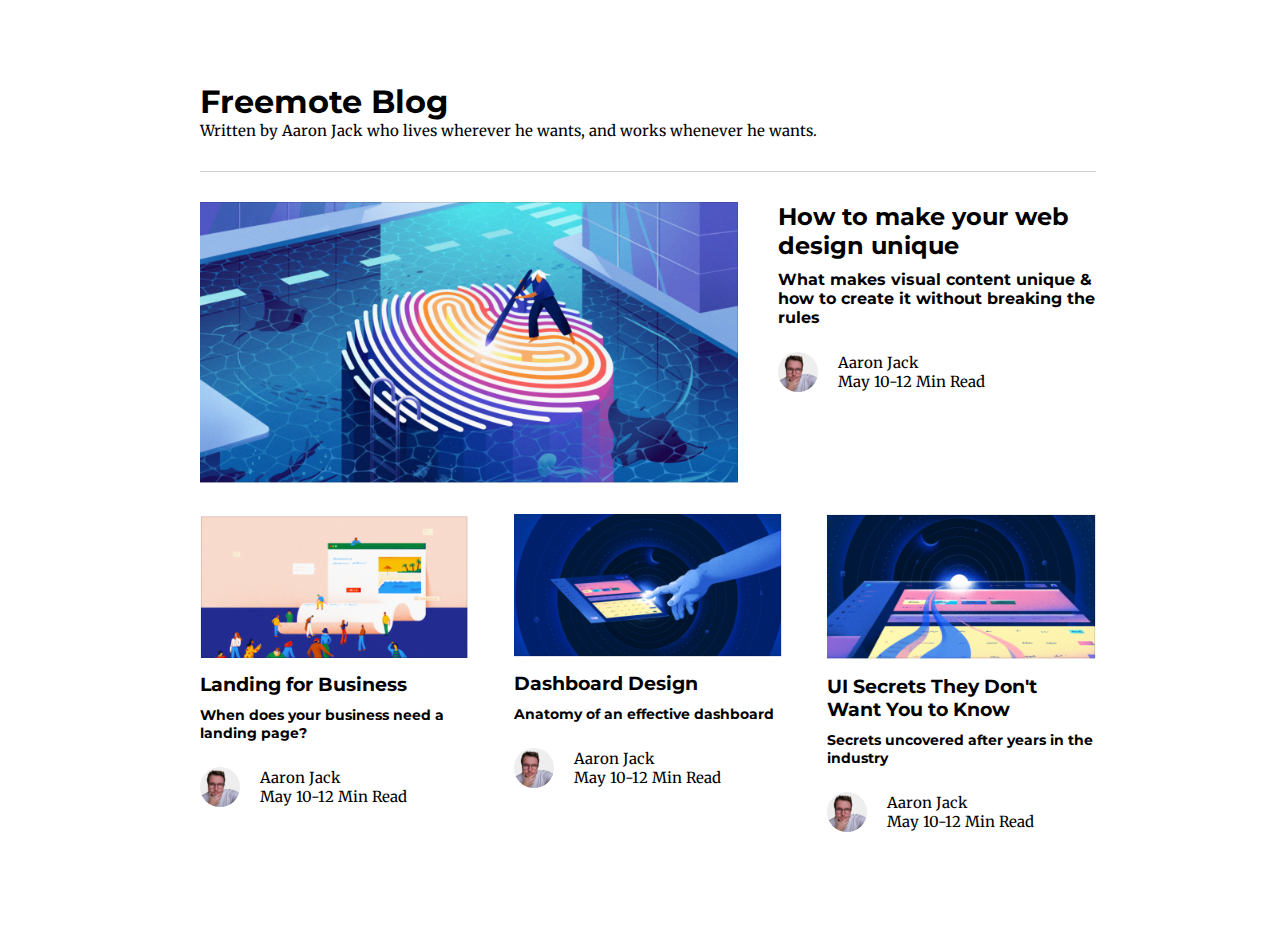
<file: html_css/blog_layout/index.html>
<!DOCTYPE html>
<html lang="en">
<head>
    <meta charset="UTF-8">
    <meta http-equiv="X-UA-Compatible" content="IE=edge">
    <meta name="viewport" content="width=device-width, initial-scale=1.0">
    <title>Freemote Blog</title>
    <link rel="stylesheet" href="https://fonts.googleapis.com/css?family=Montserrat"/>
    <link rel="stylesheet" href="https://fonts.googleapis.com/css?family=Merriweather"/>
    <link rel="stylesheet" href="css/styles.css"/>
</head>
<body>
    <div id="page-container">
        <h1>Freemote Blog</h1>
        <p>Written by Aaron Jack who lives wherever he wants, and works whenever he wants.</p>
        <div id="content-separator"></div>

        <div id="articles">
            <div id="primary-container">
                <img src="img/big-post.png" id="big-post-img"/>
                <div>
                    <h2>How to make your web design unique</h2>
                    <h4>What makes visual content unique & how to create it without breaking the rules</h4>

                    <div class="footer">
                        <img src="img/aj.png" class="avatar" >
                        <div>
                            <p>Aaron Jack</p>
                            <p>May 10-12 Min Read</p>
                        </div>
                    </div>
                </div>    
            </div>
            <div id="secondary-container">
                <div class="secondary-content">
                    <img src="img/post-2.png"/>
                    <h3>Landing for Business</h3>
                    <h4 class="secondary-desc">When does your business need a landing page?</h4>
                    <div class="footer">
                        <img src="img/aj.png" class="avatar" >
                        <div>
                            <p>Aaron Jack</p>
                            <p>May 10-12 Min Read</p>
                        </div>
                    </div>
                </div>
                <div class="secondary-content">
                    <img src="img/post-3.png"/>
                    <h3>Dashboard Design</h3>
                    <h4 class="secondary-desc">Anatomy of an effective dashboard</h4>
                    <div class="footer">
                        <img src="img/aj.png" class="avatar" >
                        <div>
                            <p>Aaron Jack</p>
                            <p>May 10-12 Min Read</p>
                        </div>
                    </div>
                </div>
                <div class="secondary-content">
                    <img src="img/post-4.png"/>
                    <h3>UI Secrets They Don't Want You to Know</h3>
                    <h4 class="secondary-desc">Secrets uncovered after years in the industry</h4>
                    <div class="footer">
                        <img src="img/aj.png" class="avatar" >
                        <div>
                            <p>Aaron Jack</p>
                            <p>May 10-12 Min Read</p>
                        </div>
                    </div>
                </div>
            </div>
        </div>
    </div>
</body>
</html>
</file>
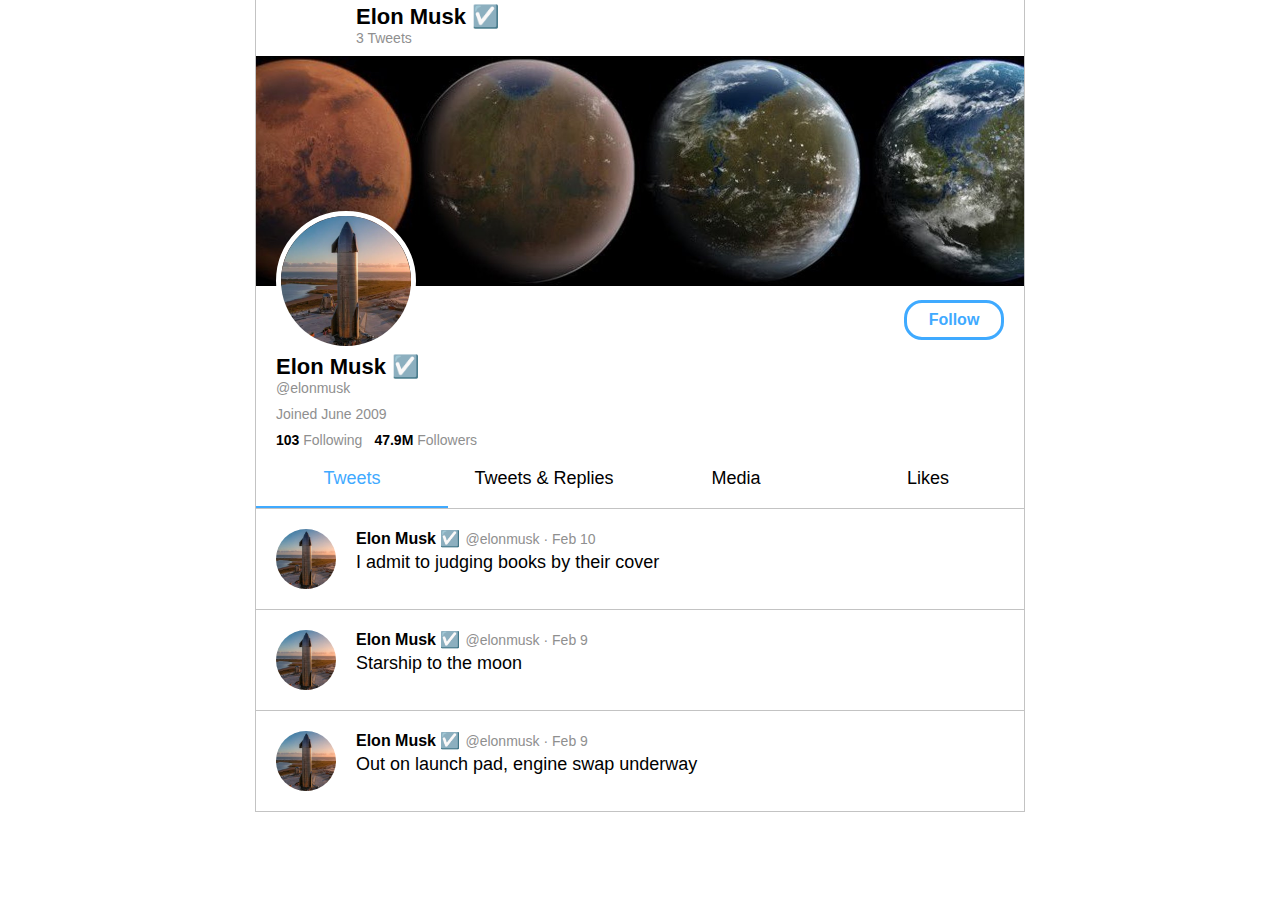
<file: javascript/dynamic_twitter/index.html>
<!DOCTYPE html>
<html lang="en">
<head>
    <meta charset="UTF-8">
    <meta http-equiv="X-UA-Compatible" content="IE=edge">
    <meta name="viewport" content="width=device-width, initial-scale=1.0">
    <title>Dynamic Twitter Project</title>
    <link rel="stylesheet" href="css/styles.css">
</head>
<body>
    <div class="profile-container">
        <div class="header-container">
            <div class="back-button"></div>
        </div>
        <div class="cover-container"></div>
        <div class="details-container">
            <button class="follow-button">Follow</button>
        </div>
        <div class="tweet-display-container">
            <div class="tab-container">
                <div class="tweet-tab tweet-tab-selected" id="tweets">Tweets</div>
                <div class="tweet-tab" id="replies">Tweets & Replies</div>
                <div class="tweet-tab" id="media">Media</div>
                <div class="tweet-tab" id="likes">Likes</div>
            </div>
        </div>
    </div>
    <script src="js/index.js"></script>
</body>
</html>
</file>
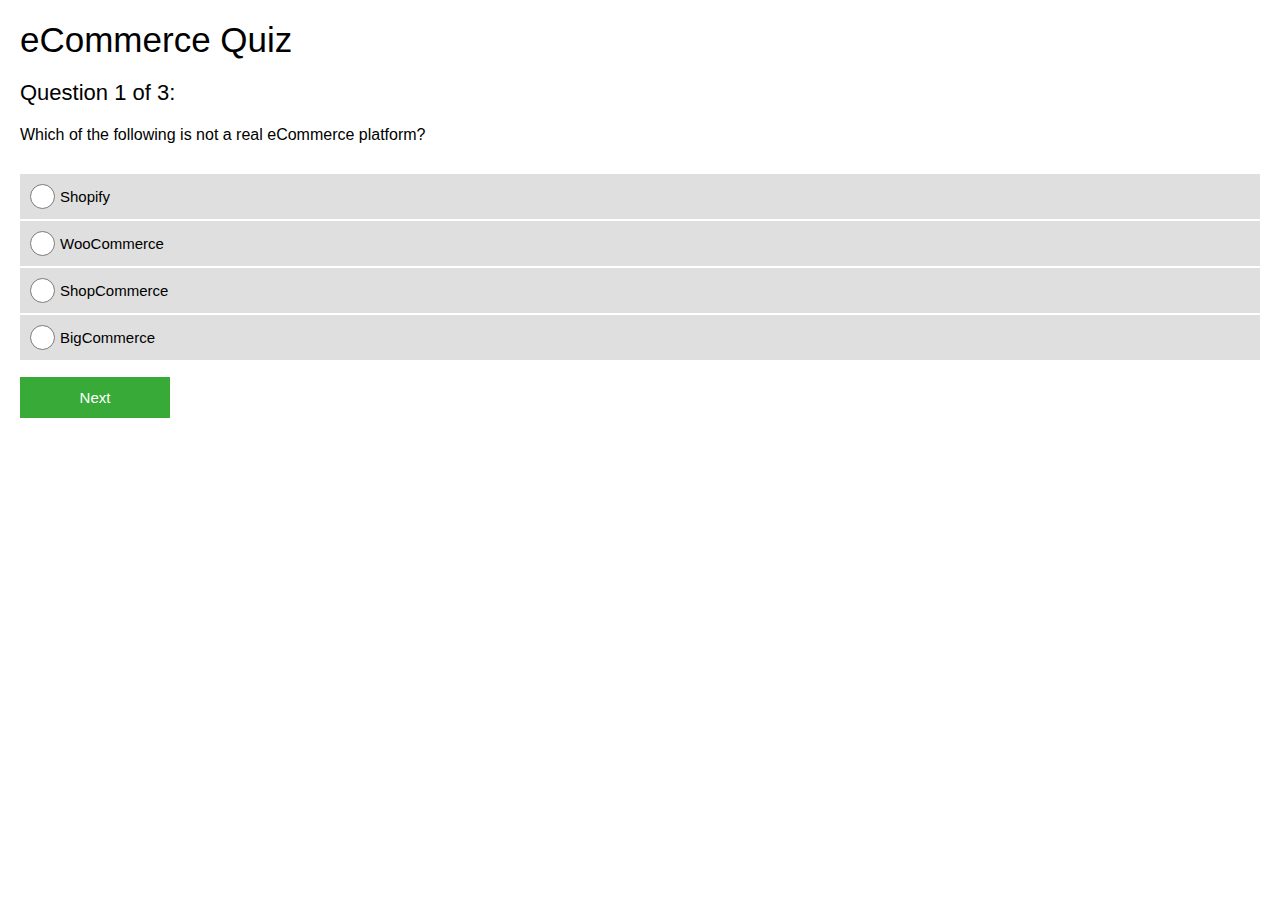
<file: javascript/quiz_app/index.html>
<!DOCTYPE html>
<html lang="en">
<head>
    <meta charset="UTF-8">
    <meta http-equiv="X-UA-Compatible" content="IE=edge">
    <meta name="viewport" content="width=device-width, initial-scale=1.0">
    <title>eCommerce Quiz</title>
    <link href="css/styles.css" rel="stylesheet"/>
</head>
<body>
    <h1>eCommerce Quiz</h1>
    <h2 class="question-counter"></h2>
    <div class="question-container">
        <div class="question-body question-active">
            <p class="prompt">Which of the following is not a real eCommerce platform?</p>
            <div class="answer-container">
                <input type="radio" id="q1a1" name="answer1" value="0"/>
                <label for="q1a1">Shopify</label>
            </div>
            <div class="answer-container">
                <input type="radio" id="q1a2" name="answer1" value="0"/>
                <label for="q1a2">WooCommerce</label>
            </div>
            <div class="answer-container">
                <input type="radio" id="q1a3" name="answer1" value="1" class="correct-answer"/>
                <label for="q1a3">ShopCommerce</label>
            </div>
            <div class="answer-container">
                <input type="radio" id="q1a4" name="answer1" value="0"/>
                <label for="q1a4">BigCommerce</label>
            </div>
            <!--input type="submit" value="Next"-->
        </div>
        <div class="question-body">
            <p class="prompt">If Shopify is so good, why are Shopify developers necessary?</p>
            <div class="answer-container">
                <input type="radio" id="q2a1" name="answer2" value="0"/>
                <label for="q2a1">To save time on things like store setups and migrations</label>
            </div>
            <div class="answer-container">
                <input type="radio" id="q2a2" name="answer2" value="0"/>
                <label for="q2a2">To extend the limited design options and functionalities of themes with custom code</label>
            </div>
            <div class="answer-container">
                <input type="radio" id="q2a3" name="answer2" value="0"/>
                <label for="q2a3">To provide support with a deep understanding of how the platform works and what its limitations are</label>
            </div>
            <div class="answer-container">
                <input type="radio" id="q2a4" name="answer2" value="1" class="correct-answer"/>
                <label for="q2a4">All of the above</label>
            </div>
            <!--input type="submit" value="Next"-->
        </div>
        <div class="question-body">
            <p class="prompt">Which of the following is true about Shopify developers?</p>
            <div class="answer-container">
                <input type="radio" id="q3a1" name="answer3" value="0"/>
                <label for="q3a1">They are paid extremely well</label>
            </div>
            <div class="answer-container">
                <input type="radio" id="q3a2" name="answer3" value="0"/>
                <label for="q3a2">There is a high demand for them</label>
            </div>
            <div class="answer-container">
                <input type="radio" id="q3a3" name="answer3" value="0"/>
                <label for="q3a3">They need to know web development, the platform itself, and the liquid template language</label>
            </div>
            <div class="answer-container">
                <input type="radio" id="q3a4" name="answer3" value="1" class="correct-answer"/>
                <label for="q3a4">All of the above</label>            
            </div>
            <!--input type="submit" value="Submit"-->
        </div>
        <button class="previous-button">Previous</button>
        <button class="submit-button">Next</button>
    </div>
    <script src="js/quiz.js"></script>
</body>
</html>
</file>
<file: html_css/blog_layout/css/styles.css>
#content-separator {
    min-height: 1px;
    width: 100%;
    border-bottom: 1px solid #D1CECE;
    padding-top: 30px;
}

#articles {
    padding: 30px 0;
}

#big-post-img {
    width: 60%;
    flex-grow: 2;
    padding-right: 40px;
}

#primary-container {
    display: flex;
    flex-direction: row;
    height: 45%;
    width: 100%;
    flex-wrap: nowrap;
}

#secondary-container {
    display: flex;
    flex-direction: row;
    height: 25%;
    width: 100%;
    position: relative;
    justify-content: space-between;
    padding-top: 30px;
    
}

#page-container {
    padding: 5% 15%;
    display: flex;
    flex-direction: column;
    align-content: flex-start;
}

.secondary-content {
    display: flex;
    flex-direction: column;
    justify-content: flex-start;
    width: 30%;
    height: 100%;
}

.secondary-desc {
    font-size: 14px;
}

.footer {
    display: flex;
    flex-direction: row;
    justify-content: space-between;
    align-items: center;
    width: 100%;
    max-height: 200px;
    padding-top: 25px;
}

.avatar {
    border-radius: 50%;
    max-width: 40px;
    max-height: 40px;
    margin-right: 20px;
}

.footer > div {
    flex-grow: 2;
}

body {
    width: 100%;
    height: 100%;
}

img {
    max-width: 100%;
}

h1 {
    font-family: Montserrat;
    font-weight: bold;
    margin: 10px 0 0 0;
}

h2, h3, h4 {
    font-family: Montserrat;
    font-weight: bold;
    padding: 0;
    margin: 0;
}

h4 {
    margin-top: 10px;
}

.secondary-content > h3 {
    padding-top: 15px;
}

p {
    font-family: Merriweather;
    font-size: 15px;
    margin: 0;
    padding: 0;
}
</file>
<file: javascript/dynamic_twitter/css/styles.css>
* {
    margin: 0;
    padding: 0;
    font-family: -apple-system, BlinkMacSystemFont, "Segoe UI", Roboto, Helvetica, Arial, sans-serif;
}

h1 {
    font-size: 22px;
}

h2 {
    font-size: 16px;
    padding-right: 5px;
}

h1:after, h2:after {
    content: ' ☑️';
    color: blue;
}

p {
    color: #8f8f8f;
    font-size: 14px;
    padding-bottom: 10px;
    padding-right: 12px;
}

p > span {
    font-weight: 700;
    color: #000;
}

.profile-container {
    width: 60%;
    border: 1px solid #c3c3c3;
    border-top: none;
    height: 100%;
    margin: 0 auto;
    padding-top: 4px;
}

.header-container {
    display: flex;
}

.back-button {
    width: 50px;
    height: 50px;
    margin-right: 40px;
    margin-left: 10px;
    background-color: #3faaff;
    background: center / 30% url("https://image.flaticon.com/icons/png/512/271/271218.png");
    background-repeat: no-repeat;
    filter: invert(57%) sepia(30%) saturate(1115%) hue-rotate(170deg) brightness(99%) contrast(106%);
    border-radius: 50%;
    transition: 0.3s ease all;
}

.back-button:hover {
    cursor: pointer;
    background-color: #00000050;
    transition: 0.3s ease all;
}

.cover-container {
    height: 230px;
    position: relative;
}

.details-container {
    display: flex;
    flex-direction: column;
    margin-left: 20px;
}

.follow-button {
    align-self: flex-end;
    padding: 8px;
    color: #3faaff;
    border: 3px solid #3faaff;
    background-color: #ffffff;
    border-radius: 18px;
    margin: 0;
    font-size: 16px;
    font-weight: 600;
    margin: 14px 20px;
    width: 100px;
    transition: 0.3s ease all;
}

.follow-button:hover {
    cursor: pointer;
    background: #3faaff10;
    transition: 0.3s ease all;
}

.currently-following {
    color: #ffffff;
    background-color: #3faaff;
    transition: 0.3s ease all;
}

.currently-following:hover {
    color: #ffffff;
    background-color: #d85050;
    border: 3px solid #d85050;
    transition: 0.3s ease all;
}

.tweet-display-container {
    min-height: 200px;
}

.tab-container {
    display: flex;
    justify-content: space-between;
    align-items: center;
    height: 50px;
}

.tweet-tab {
    width: 30px;
    height: 100%;
    flex-grow: 1;
    padding: 10px 0;
    font-size: 18px;
    box-sizing: border-box;
    text-align: center;
    transition: 0.2s ease all;
}

.tweet-tab:hover {
    color: #3faaff;
    background-color: #3faaff3d;
    cursor: pointer;
    transition: 0.2s ease all;
}

.tweet-tab-selected {
    color: #3faaff;
    border-bottom: 2px solid #3faaff;
}

.tweet {
    display: flex;
    padding: 20px;
    text-align: center;
    border-top: 1px solid #c3c3c3;
}

.tweet > img {
    height: 60px;
    width: 60px;
    border-radius: 50%;
    margin-right: 20px;
}

.tweet-header {
    display: flex;
    align-items: center;
    font-size: 16px;
    padding-bottom: 4px;
}

.tweet-header > p {
    padding: 0;
}

.tweet-content {
    color: #000000;
    font-size: 18px;
    text-align: start;
}

#follower-numbers {
    display: flex;
}
</file>
<file: javascript/quiz_app/css/styles.css>
* {
    margin: 0;
    padding: 0;
    font-family: Arial, Helvetica, sans-serif;
    font-weight: 400;
}

body {
    padding: 20px;
}

h1 {
    font-size: 35px;
}

h2 {
    padding: 20px 0;
    font-size: 22px
}

h3 {
    padding: 30px 0;
}

form {
    display: flex;
    flex-direction: column;
}

input[type=radio] {
    width: 25px;
    height: 25px;
    margin-right: 5px;
    border: none;
}

label {
    font-size: 15px;
}

.question-container > p {
    margin-bottom: 30px;
}

.question-body {
    display: none;
}

.question-active {
    display: block;
}

.question-active > p {
    margin-bottom: 30px;
}

.answer-container {
    background-color: #dfdfdf;
    margin: 2px 0;
    padding: 10px;
    display: flex;
    align-items: center;
}

.submit-button, .previous-button {
    background-color: #38aa38;
    color: white;
    border: none;
    padding: 12px 30px;
    font-size: 15px;
    margin: 15px 15px 0 0;
    width: 150px;
}

.previous-button {
    display: none;
}
</file>
